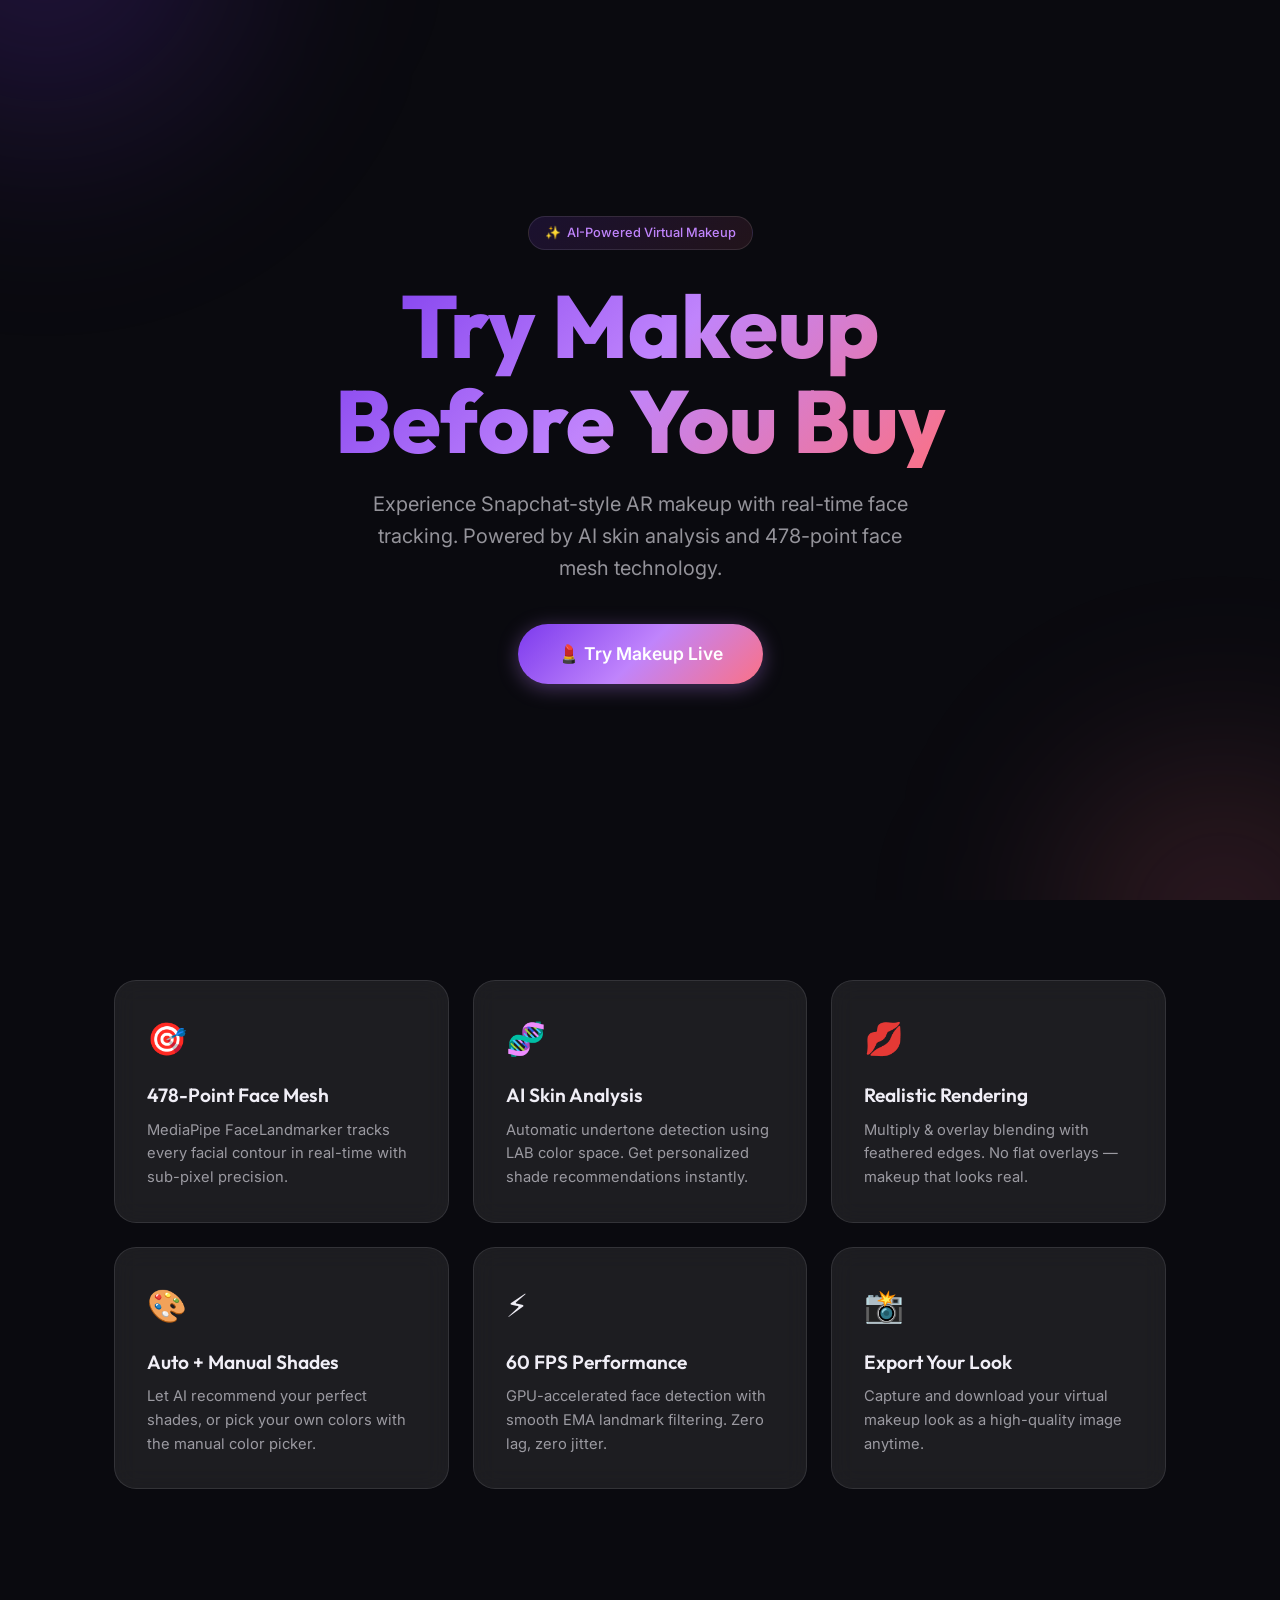
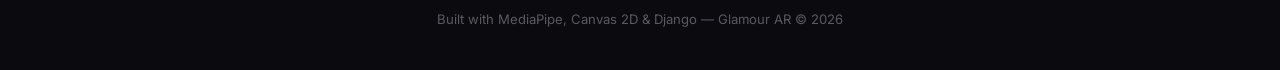
<file: frontend/index.html>
<!DOCTYPE html>
<html lang="en">
<head>
    <meta charset="UTF-8">
    <meta name="viewport" content="width=device-width, initial-scale=1.0">
    <meta name="description" content="Glamour AR — AI-powered virtual makeup try-on with real-time face tracking. Experience Snapchat-style AR makeup in your browser.">
    <title>Glamour AR — Virtual Makeup Try-On</title>
    <link rel="stylesheet" href="css/styles.css">
    <link rel="icon" href="data:image/svg+xml,<svg xmlns='http://www.w3.org/2000/svg' viewBox='0 0 100 100'><text y='.9em' font-size='90'>💄</text></svg>">
</head>
<body>
    <!-- ============================================================ -->
    <!-- HERO SECTION -->
    <!-- ============================================================ -->
    <section class="landing-hero">
        <div class="hero-badge">
            <span>✨</span>
            <span>AI-Powered Virtual Makeup</span>
        </div>

        <h1 class="hero-title">Try Makeup<br>Before You Buy</h1>

        <p class="hero-sub">
            Experience Snapchat-style AR makeup with real-time face tracking. 
            Powered by AI skin analysis and 478-point face mesh technology.
        </p>

        <div class="hero-cta">
            <a href="camera.html" class="btn btn-primary" id="try-makeup-btn">
                💄 Try Makeup Live
            </a>
        </div>
    </section>

    <!-- ============================================================ -->
    <!-- FEATURES SECTION -->
    <!-- ============================================================ -->
    <section class="features-section">
        <div class="feature-card">
            <div class="feature-icon">🎯</div>
            <h3 class="feature-title">478-Point Face Mesh</h3>
            <p class="feature-desc">MediaPipe FaceLandmarker tracks every facial contour in real-time with sub-pixel precision.</p>
        </div>

        <div class="feature-card">
            <div class="feature-icon">🧬</div>
            <h3 class="feature-title">AI Skin Analysis</h3>
            <p class="feature-desc">Automatic undertone detection using LAB color space. Get personalized shade recommendations instantly.</p>
        </div>

        <div class="feature-card">
            <div class="feature-icon">💋</div>
            <h3 class="feature-title">Realistic Rendering</h3>
            <p class="feature-desc">Multiply & overlay blending with feathered edges. No flat overlays — makeup that looks real.</p>
        </div>

        <div class="feature-card">
            <div class="feature-icon">🎨</div>
            <h3 class="feature-title">Auto + Manual Shades</h3>
            <p class="feature-desc">Let AI recommend your perfect shades, or pick your own colors with the manual color picker.</p>
        </div>

        <div class="feature-card">
            <div class="feature-icon">⚡</div>
            <h3 class="feature-title">60 FPS Performance</h3>
            <p class="feature-desc">GPU-accelerated face detection with smooth EMA landmark filtering. Zero lag, zero jitter.</p>
        </div>

        <div class="feature-card">
            <div class="feature-icon">📸</div>
            <h3 class="feature-title">Export Your Look</h3>
            <p class="feature-desc">Capture and download your virtual makeup look as a high-quality image anytime.</p>
        </div>
    </section>

    <!-- Footer -->
    <footer style="text-align:center; padding:40px 24px; color:var(--text-muted); font-size:0.82rem;">
        <p>Built with MediaPipe, Canvas 2D & Django &mdash; Glamour AR &copy; 2026</p>
    </footer>
</body>
</html>
</file>
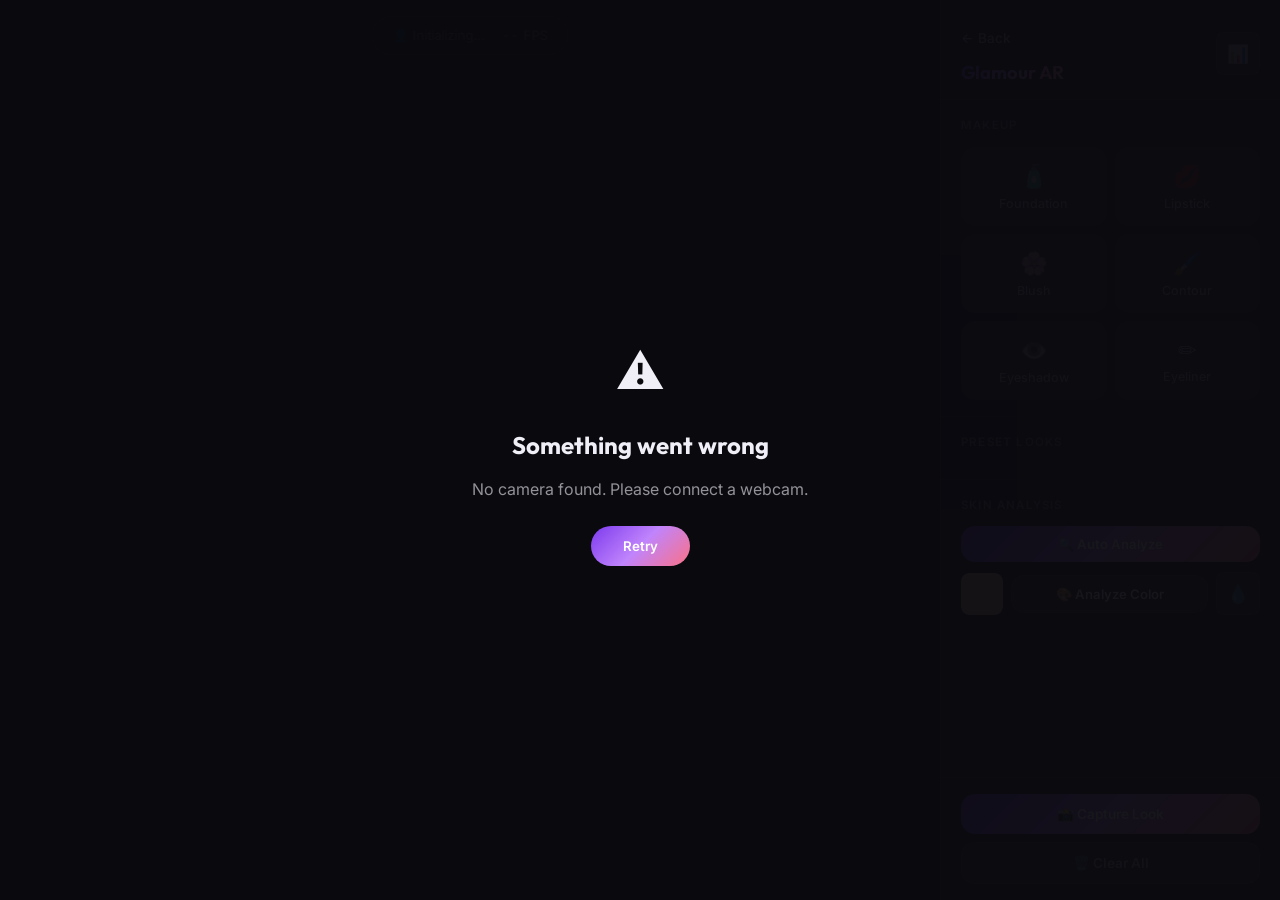
<file: frontend/camera.html>
<!DOCTYPE html>
<html lang="en">
<head>
    <meta charset="UTF-8">
    <meta name="viewport" content="width=device-width, initial-scale=1.0">
    <meta name="description" content="Glamour AR Camera — Real-time virtual makeup try-on with AI face tracking.">
    <title>Glamour AR — Camera</title>
    <link rel="stylesheet" href="css/styles.css">
    <link rel="icon" href="data:image/svg+xml,<svg xmlns='http://www.w3.org/2000/svg' viewBox='0 0 100 100'><text y='.9em' font-size='90'>💄</text></svg>">
</head>
<body>
    <div class="camera-page">
        <!-- ======================================================== -->
        <!-- CANVAS AREA — Webcam + Makeup Overlay -->
        <!-- ======================================================== -->
        <div class="canvas-area">
            <video id="webcam-video" autoplay playsinline muted></video>
            <canvas id="display-canvas"></canvas>

            <!-- Status Bar -->
            <div class="status-bar">
                <span id="face-status" class="face-status not-detected">👤 Initializing...</span>
                <span id="fps-counter">-- FPS</span>
            </div>
        </div>

        <!-- ======================================================== -->
        <!-- RESULTS PANEL (slides in from right of canvas) -->
        <!-- ======================================================== -->
        <div class="results-panel" id="results-panel">
            <h3 class="results-title">Skin Analysis</h3>

            <div class="result-item">
                <div class="result-label">Detection Mode</div>
                <div class="result-value" id="result-mode">—</div>
            </div>

            <div class="result-item">
                <div class="result-label">Undertone</div>
                <div id="result-undertone" class="undertone-badge">—</div>
            </div>

            <div class="result-item">
                <div class="result-label">Surface Tone</div>
                <div class="result-value" id="result-surface-tone">—</div>
            </div>

            <div class="result-item">
                <div class="result-label">Lightness</div>
                <div class="result-value" id="result-lightness">—</div>
            </div>

            <hr style="border:none; border-top:1px solid var(--border-glass); margin: 16px 0;">

            <!-- Recommended swatches per category appear here -->
            <div class="result-item">
                <div class="result-label">Recommended Foundation</div>
                <div class="swatch-grid" id="foundation-swatches"></div>
            </div>
            <div class="result-item">
                <div class="result-label">Recommended Lipstick</div>
                <div class="swatch-grid" id="lipstick-swatches"></div>
            </div>
            <div class="result-item">
                <div class="result-label">Recommended Blush</div>
                <div class="swatch-grid" id="blush-swatches"></div>
            </div>
            <div class="result-item">
                <div class="result-label">Recommended Contour</div>
                <div class="swatch-grid" id="contour-swatches"></div>
            </div>
            <div class="result-item">
                <div class="result-label">Recommended Concealer</div>
                <div class="swatch-grid" id="concealer-swatches"></div>
            </div>
        </div>

        <!-- ======================================================== -->
        <!-- SIDEBAR — Controls -->
        <!-- ======================================================== -->
        <aside class="sidebar" id="sidebar">
            <!-- Header -->
            <div class="sidebar-header">
                <div>
                    <a href="index.html" class="back-link">← Back</a>
                    <div class="sidebar-title">Glamour AR</div>
                </div>
                <button class="eyedropper-btn" id="toggle-results-btn" title="Toggle Results">📊</button>
            </div>

            <!-- Makeup Categories -->
            <div class="sidebar-section">
                <div class="section-label">Makeup</div>
                <div class="category-grid">
                    <button class="category-btn" data-category="foundation" id="btn-foundation">
                        <span class="category-icon">🧴</span>Foundation
                    </button>
                    <button class="category-btn" data-category="lipstick" id="btn-lipstick">
                        <span class="category-icon">💋</span>Lipstick
                    </button>
                    <button class="category-btn" data-category="blush" id="btn-blush">
                        <span class="category-icon">🌸</span>Blush
                    </button>
                    <button class="category-btn" data-category="contour" id="btn-contour">
                        <span class="category-icon">🖌️</span>Contour
                    </button>
                    <button class="category-btn" data-category="eyeshadow" id="btn-eyeshadow">
                        <span class="category-icon">👁️</span>Eyeshadow
                    </button>
                    <button class="category-btn" data-category="eyeliner" id="btn-eyeliner">
                        <span class="category-icon">✏️</span>Eyeliner
                    </button>
                </div>
            </div>

            <!-- Color Panels (expand when category selected) -->
            <div class="color-panel" id="foundation-panel">
                <div class="color-panel-label">Foundation Shades <span id="foundation-color-label"></span></div>
                <div class="swatch-grid" id="foundation-swatches-sidebar"></div>
                <div class="slider-row">
                    <span class="slider-label">Intensity</span>
                    <input type="range" class="intensity-slider" data-category="foundation" min="0" max="1" step="0.01" value="0.18">
                    <span class="intensity-value" id="foundation-intensity-label">18%</span>
                </div>
            </div>

            <div class="color-panel" id="lipstick-panel">
                <div class="color-panel-label">Lipstick Shades <span id="lipstick-color-label"></span></div>
                <div class="swatch-grid" id="lipstick-swatches-sidebar"></div>
                <div class="slider-row">
                    <span class="slider-label">Intensity</span>
                    <input type="range" class="intensity-slider" data-category="lipstick" min="0" max="1" step="0.01" value="0.45">
                    <span class="intensity-value" id="lipstick-intensity-label">45%</span>
                </div>
            </div>

            <div class="color-panel" id="blush-panel">
                <div class="color-panel-label">Blush Shades <span id="blush-color-label"></span></div>
                <div class="swatch-grid" id="blush-swatches-sidebar"></div>
                <div class="slider-row">
                    <span class="slider-label">Intensity</span>
                    <input type="range" class="intensity-slider" data-category="blush" min="0" max="1" step="0.01" value="0.28">
                    <span class="intensity-value" id="blush-intensity-label">28%</span>
                </div>
            </div>

            <div class="color-panel" id="contour-panel">
                <div class="color-panel-label">Contour Shades <span id="contour-color-label"></span></div>
                <div class="swatch-grid" id="contour-swatches-sidebar"></div>
                <div class="slider-row">
                    <span class="slider-label">Intensity</span>
                    <input type="range" class="intensity-slider" data-category="contour" min="0" max="1" step="0.01" value="0.22">
                    <span class="intensity-value" id="contour-intensity-label">22%</span>
                </div>
            </div>

            <div class="color-panel" id="eyeshadow-panel">
                <div class="color-panel-label">Eyeshadow Shades <span id="eyeshadow-color-label"></span></div>
                <div class="swatch-grid" id="eyeshadow-swatches-sidebar"></div>
                <div class="slider-row">
                    <span class="slider-label">Intensity</span>
                    <input type="range" class="intensity-slider" data-category="eyeshadow" min="0" max="1" step="0.01" value="0.30">
                    <span class="intensity-value" id="eyeshadow-intensity-label">30%</span>
                </div>
            </div>

            <div class="color-panel" id="eyeliner-panel">
                <div class="color-panel-label">Eyeliner Shades <span id="eyeliner-color-label"></span></div>
                <div class="swatch-grid" id="eyeliner-swatches-sidebar"></div>
                <div class="slider-row">
                    <span class="slider-label">Intensity</span>
                    <input type="range" class="intensity-slider" data-category="eyeliner" min="0" max="1" step="0.01" value="0.60">
                    <span class="intensity-value" id="eyeliner-intensity-label">60%</span>
                </div>
            </div>

            <!-- Preset Looks -->
            <div class="sidebar-section">
                <div class="section-label">Preset Looks</div>
                <div id="presets-container"></div>
            </div>

            <!-- Skin Analysis (Auto + Manual) -->
            <div class="sidebar-section">
                <div class="section-label">Skin Analysis</div>
                <div class="analyze-section">
                    <!-- Auto analyze -->
                    <button class="analyze-btn analyze-btn-auto" id="analyze-auto-btn">
                        🔍 Auto Analyze
                    </button>

                    <!-- Manual analyze -->
                    <div class="analyze-row">
                        <input type="color" id="skin-color-picker" value="#D4A87A" title="Pick your skin color">
                        <button class="analyze-btn analyze-btn-manual" id="analyze-manual-btn">
                            🎨 Analyze Color
                        </button>
                        <button class="eyedropper-btn" id="eyedropper-btn" title="Pick color from screen">💧</button>
                    </div>
                </div>
            </div>

            <!-- Action Buttons -->
            <div class="action-buttons">
                <button class="action-btn action-btn-capture" id="capture-btn">
                    📸 Capture Look
                </button>
                <button class="action-btn action-btn-clear" id="clear-btn">
                    🗑️ Clear All
                </button>
            </div>
        </aside>
    </div>

    <!-- App Script (ES Module) -->
    <script type="module" src="js/app.js"></script>
</body>
</html>
</file>
<file: frontend/css/styles.css>
/* ============================================================
   GLAMOUR AR — Design System (Awwwards-style)
   ============================================================ */

@import url('https://fonts.googleapis.com/css2?family=Inter:wght@300;400;500;600;700;800&family=Outfit:wght@300;400;500;600;700&display=swap');

/* --- CSS Variables --- */
:root {
    --bg-primary: #0a0a0f;
    --bg-secondary: #12121a;
    --bg-card: rgba(255,255,255,0.06);
    --bg-glass: rgba(255,255,255,0.08);
    --border-glass: rgba(255,255,255,0.10);
    --text-primary: #f0eef6;
    --text-secondary: rgba(240,238,246,0.6);
    --text-muted: rgba(240,238,246,0.35);
    --accent: #c084fc;
    --accent-glow: rgba(192,132,252,0.35);
    --accent-rose: #fb7185;
    --accent-gold: #fbbf24;
    --gradient-main: linear-gradient(135deg, #7c3aed 0%, #c084fc 50%, #fb7185 100%);
    --gradient-subtle: linear-gradient(135deg, rgba(124,58,237,0.15) 0%, rgba(251,113,133,0.10) 100%);
    --radius-sm: 8px;
    --radius-md: 14px;
    --radius-lg: 22px;
    --radius-xl: 32px;
    --shadow-glow: 0 0 40px rgba(192,132,252,0.18);
    --transition: 0.3s cubic-bezier(0.4,0,0.2,1);
    --font-primary: 'Inter', system-ui, sans-serif;
    --font-display: 'Outfit', 'Inter', sans-serif;
}

/* --- Reset --- */
*, *::before, *::after { box-sizing: border-box; margin: 0; padding: 0; }
html { scroll-behavior: smooth; -webkit-font-smoothing: antialiased; }
body {
    font-family: var(--font-primary);
    background: var(--bg-primary);
    color: var(--text-primary);
    min-height: 100vh;
    overflow-x: hidden;
    line-height: 1.6;
}
a { color: var(--accent); text-decoration: none; }
button { cursor: pointer; font-family: var(--font-primary); border: none; outline: none; }
img, video, canvas { display: block; max-width: 100%; }

/* --- Glassmorphism Panel --- */
.glass-panel {
    background: var(--bg-glass);
    backdrop-filter: blur(24px);
    -webkit-backdrop-filter: blur(24px);
    border: 1px solid var(--border-glass);
    border-radius: var(--radius-lg);
}

/* --- Buttons --- */
.btn {
    display: inline-flex; align-items: center; justify-content: center; gap: 8px;
    padding: 12px 28px; border-radius: var(--radius-xl); font-weight: 600;
    font-size: 0.95rem; transition: all var(--transition); position: relative; overflow: hidden;
}
.btn-primary {
    background: var(--gradient-main); color: #fff;
    box-shadow: 0 4px 20px var(--accent-glow);
}
.btn-primary:hover { transform: translateY(-2px); box-shadow: 0 8px 32px var(--accent-glow); }
.btn-ghost {
    background: var(--bg-glass); color: var(--text-primary);
    border: 1px solid var(--border-glass); backdrop-filter: blur(12px);
}
.btn-ghost:hover { background: rgba(255,255,255,0.12); }

/* ============================================================
   LANDING PAGE
   ============================================================ */
.landing-hero {
    min-height: 100vh; display: flex; flex-direction: column;
    align-items: center; justify-content: center; text-align: center;
    padding: 40px 24px; position: relative; overflow: hidden;
}
.landing-hero::before {
    content: ''; position: absolute; top: -40%; left: -20%;
    width: 600px; height: 600px; border-radius: 50%;
    background: radial-gradient(circle, rgba(124,58,237,0.25) 0%, transparent 70%);
    filter: blur(80px); animation: float1 12s ease-in-out infinite;
}
.landing-hero::after {
    content: ''; position: absolute; bottom: -30%; right: -15%;
    width: 500px; height: 500px; border-radius: 50%;
    background: radial-gradient(circle, rgba(251,113,133,0.20) 0%, transparent 70%);
    filter: blur(80px); animation: float2 15s ease-in-out infinite;
}
@keyframes float1 { 0%,100%{transform:translate(0,0)} 50%{transform:translate(40px,30px)} }
@keyframes float2 { 0%,100%{transform:translate(0,0)} 50%{transform:translate(-30px,-40px)} }

.hero-badge {
    display: inline-flex; align-items: center; gap: 6px;
    padding: 6px 16px; border-radius: 50px; font-size: 0.8rem; font-weight: 500;
    background: var(--gradient-subtle); border: 1px solid var(--border-glass);
    color: var(--accent); margin-bottom: 28px; position: relative; z-index: 1;
}
.hero-title {
    font-family: var(--font-display); font-size: clamp(2.8rem, 7vw, 5.5rem);
    font-weight: 800; line-height: 1.08; margin-bottom: 20px;
    background: var(--gradient-main); -webkit-background-clip: text;
    -webkit-text-fill-color: transparent; background-clip: text;
    position: relative; z-index: 1;
}
.hero-sub {
    font-size: clamp(1rem, 2vw, 1.25rem); color: var(--text-secondary);
    max-width: 540px; margin-bottom: 40px; position: relative; z-index: 1;
}
.hero-cta { position: relative; z-index: 1; }
.hero-cta .btn { font-size: 1.1rem; padding: 16px 40px; }

/* Features */
.features-section {
    display: grid; grid-template-columns: repeat(auto-fit, minmax(260px, 1fr));
    gap: 24px; max-width: 1100px; margin: 0 auto; padding: 80px 24px;
    position: relative; z-index: 1;
}
.feature-card {
    padding: 32px; border-radius: var(--radius-lg);
    background: var(--bg-glass); border: 1px solid var(--border-glass);
    backdrop-filter: blur(12px); transition: all var(--transition);
}
.feature-card:hover { transform: translateY(-4px); border-color: rgba(192,132,252,0.25); box-shadow: var(--shadow-glow); }
.feature-icon { font-size: 2rem; margin-bottom: 16px; }
.feature-title { font-family: var(--font-display); font-size: 1.2rem; font-weight: 600; margin-bottom: 8px; }
.feature-desc { color: var(--text-secondary); font-size: 0.92rem; }

/* ============================================================
   CAMERA PAGE — Layout
   ============================================================ */
.camera-page { display: flex; height: 100vh; overflow: hidden; background: var(--bg-primary); }

/* --- Canvas Area --- */
.canvas-area {
    flex: 1; display: flex; align-items: center; justify-content: center;
    position: relative; background: #000;
}
#webcam-video { display: none; }
#display-canvas {
    width: 100%; height: 100%; object-fit: contain;
}

/* --- Status Bar (top of canvas) --- */
.status-bar {
    position: absolute; top: 16px; left: 50%; transform: translateX(-50%);
    display: flex; align-items: center; gap: 16px;
    padding: 8px 20px; border-radius: 50px;
    background: rgba(0,0,0,0.5); backdrop-filter: blur(16px);
    border: 1px solid rgba(255,255,255,0.08); z-index: 10;
    font-size: 0.82rem;
}
.face-status { display: flex; align-items: center; gap: 6px; }
.face-status.detected { color: #4ade80; }
.face-status.not-detected { color: var(--text-muted); }
#fps-counter { color: var(--text-muted); font-variant-numeric: tabular-nums; }

/* --- Sidebar --- */
.sidebar {
    width: 340px; height: 100vh; display: flex; flex-direction: column;
    background: var(--bg-secondary); border-left: 1px solid var(--border-glass);
    overflow-y: auto; overflow-x: hidden; transition: width var(--transition);
    scrollbar-width: thin; scrollbar-color: rgba(255,255,255,0.1) transparent;
}
.sidebar.collapsed { width: 60px; }
.sidebar-header {
    padding: 20px 20px 12px; border-bottom: 1px solid var(--border-glass);
    display: flex; align-items: center; justify-content: space-between;
}
.sidebar-title {
    font-family: var(--font-display); font-size: 1.15rem; font-weight: 700;
    background: var(--gradient-main); -webkit-background-clip: text;
    -webkit-text-fill-color: transparent; background-clip: text;
}
.sidebar-section { padding: 16px 20px; border-bottom: 1px solid rgba(255,255,255,0.04); }
.section-label {
    font-size: 0.72rem; text-transform: uppercase; letter-spacing: 1.2px;
    color: var(--text-muted); margin-bottom: 12px; font-weight: 600;
}

/* --- Category Buttons --- */
.category-grid { display: grid; grid-template-columns: 1fr 1fr; gap: 8px; }
.category-btn {
    display: flex; flex-direction: column; align-items: center; gap: 6px;
    padding: 14px 8px; border-radius: var(--radius-md);
    background: var(--bg-glass); border: 1px solid transparent;
    color: var(--text-secondary); font-size: 0.78rem; font-weight: 500;
    transition: all var(--transition);
}
.category-btn:hover { background: rgba(255,255,255,0.10); color: var(--text-primary); }
.category-btn.active {
    border-color: var(--accent); color: var(--accent);
    background: rgba(192,132,252,0.10); box-shadow: 0 0 16px rgba(192,132,252,0.12);
}
.category-icon { font-size: 1.4rem; }

/* --- Color Panels --- */
.color-panel {
    max-height: 0; overflow: hidden; opacity: 0;
    transition: max-height 0.4s ease, opacity 0.3s ease, padding 0.3s ease;
    padding: 0 20px;
}
.color-panel.active { max-height: 500px; opacity: 1; padding: 12px 20px 16px; }
.color-panel-label { font-size: 0.78rem; color: var(--text-secondary); margin-bottom: 8px; }

/* --- Color Swatches --- */
.swatch-grid { display: flex; flex-wrap: wrap; gap: 8px; }
.color-swatch {
    width: 34px; height: 34px; border-radius: 50%; border: 2px solid transparent;
    transition: all var(--transition); position: relative;
    box-shadow: 0 2px 8px rgba(0,0,0,0.3);
}
.color-swatch:hover { transform: scale(1.2); border-color: rgba(255,255,255,0.3); }
.color-swatch.selected {
    border-color: #fff; transform: scale(1.15);
    box-shadow: 0 0 12px rgba(255,255,255,0.3);
}

/* --- Intensity Sliders --- */
.slider-row {
    display: flex; align-items: center; gap: 10px; margin-top: 10px;
}
.slider-label { font-size: 0.75rem; color: var(--text-muted); min-width: 55px; }
.intensity-slider {
    flex: 1; -webkit-appearance: none; appearance: none;
    height: 4px; border-radius: 4px;
    background: rgba(255,255,255,0.1); outline: none;
}
.intensity-slider::-webkit-slider-thumb {
    -webkit-appearance: none; width: 16px; height: 16px;
    border-radius: 50%; background: var(--accent); cursor: pointer;
    box-shadow: 0 0 8px var(--accent-glow);
}
.intensity-value { font-size: 0.75rem; color: var(--text-muted); min-width: 35px; text-align: right; }

/* --- Preset Looks --- */
#presets-container { display: flex; flex-wrap: wrap; gap: 8px; }
.preset-btn {
    display: flex; align-items: center; gap: 6px;
    padding: 8px 14px; border-radius: 50px;
    background: var(--bg-glass); border: 1px solid var(--border-glass);
    color: var(--text-secondary); font-size: 0.8rem; font-weight: 500;
    transition: all var(--transition);
}
.preset-btn:hover { background: rgba(255,255,255,0.10); color: var(--text-primary); }
.preset-btn.active {
    border-color: var(--accent); color: var(--accent);
    background: rgba(192,132,252,0.12);
}
.preset-icon { font-size: 1rem; }

/* --- Analysis Section --- */
.analyze-section { display: flex; flex-direction: column; gap: 10px; }
.analyze-row { display: flex; gap: 8px; align-items: center; }
#skin-color-picker {
    width: 42px; height: 42px; border: none; border-radius: var(--radius-sm);
    cursor: pointer; background: transparent; padding: 0;
}
#skin-color-picker::-webkit-color-swatch-wrapper { padding: 0; }
#skin-color-picker::-webkit-color-swatch { border: 2px solid var(--border-glass); border-radius: var(--radius-sm); }
.analyze-btn {
    flex: 1; padding: 10px 14px; border-radius: var(--radius-md);
    font-size: 0.82rem; font-weight: 600; transition: all var(--transition);
}
.analyze-btn-auto { background: var(--gradient-main); color: #fff; }
.analyze-btn-auto:hover { box-shadow: 0 4px 16px var(--accent-glow); }
.analyze-btn-manual { background: var(--bg-glass); color: var(--text-primary); border: 1px solid var(--border-glass); }
.analyze-btn-manual:hover { background: rgba(255,255,255,0.12); }
.analyze-btn:disabled { opacity: 0.5; pointer-events: none; }

/* --- Results Panel --- */
.results-panel {
    position: absolute; top: 0; right: 340px; width: 280px; height: 100%;
    background: rgba(10,10,15,0.85); backdrop-filter: blur(20px);
    border-left: 1px solid var(--border-glass);
    transform: translateX(100%); opacity: 0;
    transition: all 0.4s cubic-bezier(0.4,0,0.2,1);
    overflow-y: auto; z-index: 5; padding: 24px 20px;
}
.results-panel.active { transform: translateX(0); opacity: 1; }
.results-title { font-family: var(--font-display); font-size: 1.1rem; font-weight: 700; margin-bottom: 20px; }
.result-item { margin-bottom: 16px; }
.result-label { font-size: 0.72rem; text-transform: uppercase; letter-spacing: 1px; color: var(--text-muted); margin-bottom: 4px; }
.result-value { font-size: 1rem; font-weight: 600; }
.undertone-badge {
    display: inline-block; padding: 4px 14px; border-radius: 50px;
    font-size: 0.85rem; font-weight: 600;
}
.undertone-badge.warm { background: rgba(251,191,36,0.15); color: #fbbf24; }
.undertone-badge.cool { background: rgba(96,165,250,0.15); color: #60a5fa; }
.undertone-badge.neutral { background: rgba(167,139,250,0.15); color: #a78bfa; }

/* --- Action Buttons (bottom of sidebar) --- */
.action-buttons {
    padding: 16px 20px; margin-top: auto;
    border-top: 1px solid var(--border-glass);
    display: flex; flex-direction: column; gap: 8px;
}
.action-btn {
    width: 100%; padding: 12px; border-radius: var(--radius-md);
    font-size: 0.85rem; font-weight: 600; transition: all var(--transition);
    display: flex; align-items: center; justify-content: center; gap: 8px;
}
.action-btn-capture { background: var(--gradient-main); color: #fff; }
.action-btn-capture:hover { box-shadow: 0 4px 20px var(--accent-glow); transform: translateY(-1px); }
.action-btn-clear { background: var(--bg-glass); color: var(--text-secondary); border: 1px solid var(--border-glass); }
.action-btn-clear:hover { background: rgba(255,80,80,0.12); color: #f87171; border-color: rgba(248,113,113,0.3); }

/* --- Eyedropper --- */
.eyedropper-btn {
    padding: 10px; border-radius: var(--radius-sm);
    background: var(--bg-glass); border: 1px solid var(--border-glass);
    color: var(--text-secondary); font-size: 1.1rem; transition: all var(--transition);
}
.eyedropper-btn:hover { background: rgba(255,255,255,0.12); color: var(--text-primary); }

/* --- Loading Overlay --- */
#loading-overlay {
    position: fixed; inset: 0; z-index: 1000;
    display: flex; align-items: center; justify-content: center;
    background: rgba(10,10,15,0.92); backdrop-filter: blur(20px);
    opacity: 0; pointer-events: none; transition: opacity 0.4s ease;
}
#loading-overlay.visible { opacity: 1; pointer-events: all; }
.loading-content { text-align: center; }
.loading-spinner {
    width: 48px; height: 48px; margin: 0 auto 20px;
    border: 3px solid rgba(255,255,255,0.1);
    border-top-color: var(--accent); border-radius: 50%;
    animation: spin 0.8s linear infinite;
}
@keyframes spin { to { transform: rotate(360deg); } }
.loading-text { color: var(--text-secondary); font-size: 0.95rem; }

/* --- Error Overlay --- */
#error-overlay {
    position: fixed; inset: 0; z-index: 1000;
    display: flex; align-items: center; justify-content: center;
    background: rgba(10,10,15,0.95); opacity: 0; pointer-events: none;
    transition: opacity 0.4s ease;
}
#error-overlay.visible { opacity: 1; pointer-events: all; }
.error-content { text-align: center; max-width: 420px; padding: 40px; }
.error-icon { font-size: 3rem; margin-bottom: 16px; }
.error-content h2 { font-family: var(--font-display); margin-bottom: 12px; }
.error-message { color: var(--text-secondary); margin-bottom: 24px; }
.error-retry-btn {
    padding: 12px 32px; border-radius: var(--radius-xl);
    background: var(--gradient-main); color: #fff; font-weight: 600;
    border: none; cursor: pointer;
}

/* --- Toast Notifications --- */
#toast-container {
    position: fixed; bottom: 24px; left: 50%; transform: translateX(-50%);
    z-index: 2000; display: flex; flex-direction: column; gap: 8px;
    align-items: center;
}
.toast {
    padding: 12px 24px; border-radius: 50px; font-size: 0.85rem; font-weight: 500;
    opacity: 0; transform: translateY(16px); transition: all 0.4s ease;
    backdrop-filter: blur(16px);
}
.toast.show { opacity: 1; transform: translateY(0); }
.toast-success { background: rgba(74,222,128,0.15); color: #4ade80; border: 1px solid rgba(74,222,128,0.2); }
.toast-error { background: rgba(248,113,113,0.15); color: #f87171; border: 1px solid rgba(248,113,113,0.2); }

/* --- Spinner (inline) --- */
.spinner {
    display: inline-block; width: 14px; height: 14px;
    border: 2px solid rgba(255,255,255,0.3); border-top-color: #fff;
    border-radius: 50%; animation: spin 0.6s linear infinite;
}

/* --- Back link --- */
.back-link {
    display: inline-flex; align-items: center; gap: 6px;
    color: var(--text-secondary); font-size: 0.85rem; font-weight: 500;
    padding: 8px 0; transition: color var(--transition);
}
.back-link:hover { color: var(--text-primary); }

/* --- Scrollbar --- */
::-webkit-scrollbar { width: 6px; }
::-webkit-scrollbar-track { background: transparent; }
::-webkit-scrollbar-thumb { background: rgba(255,255,255,0.08); border-radius: 3px; }
::-webkit-scrollbar-thumb:hover { background: rgba(255,255,255,0.15); }

/* --- Responsive --- */
@media (max-width: 900px) {
    .camera-page { flex-direction: column; }
    .sidebar { width: 100%; height: auto; max-height: 45vh; border-left: none; border-top: 1px solid var(--border-glass); }
    .results-panel { right: 0; width: 100%; height: auto; max-height: 50vh; top: auto; bottom: 0; }
}
@media (max-width: 600px) {
    .hero-title { font-size: 2.2rem; }
    .features-section { grid-template-columns: 1fr; }
}
</file>
